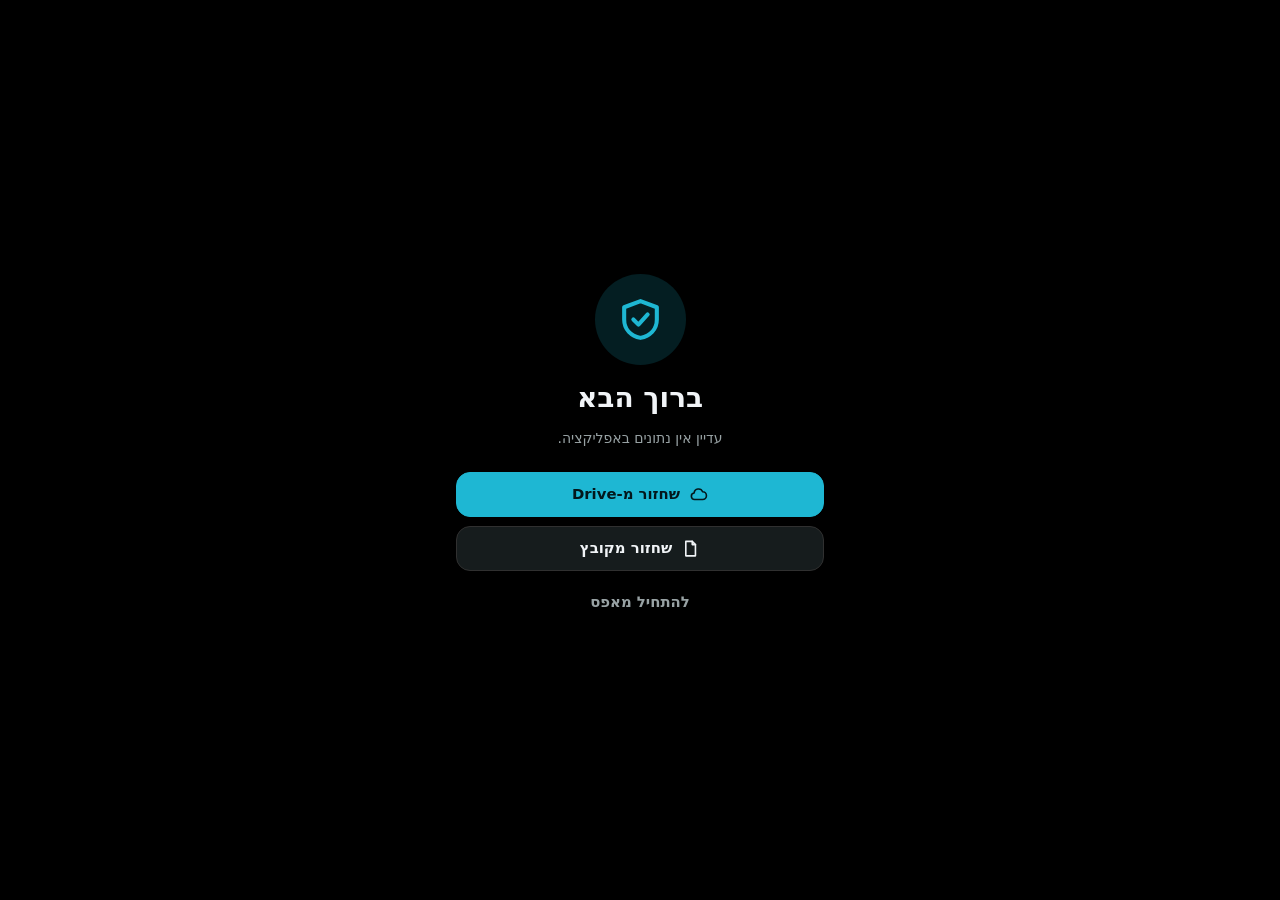
<file: index.html>
<!doctype html>
<html lang="he" dir="rtl">
  <head>
    <meta charset="utf-8" />
    <meta name="viewport" content="width=device-width, initial-scale=1, viewport-fit=cover" />
    <meta name="theme-color" content="#000000" />
    <meta name="color-scheme" content="dark" />
    <meta name="mobile-web-app-capable" content="yes" />
    <title>משמרות ושכר</title>
    <link rel="manifest" href="manifest.webmanifest" />
    <link rel="icon" href="icon-192.png" />
    <link rel="apple-touch-icon" href="icon-192.png" />
    <link rel="stylesheet" href="style.css" />
  </head>
  <body>
    <div id="app">
      <main id="view"></main>
      <nav id="nav" aria-label="ניווט"></nav>
    </div>
    <div id="sheets"></div>
    <noscript>צריך להפעיל JavaScript</noscript>
    <script>
      // If something breaks on the phone, show the error text on the screen (so it can be sent for a fix).
      (function () {
        function show(msg) {
          var box = document.getElementById('errbox');
          if (!box) {
            box = document.createElement('div');
            box.id = 'errbox';
            box.dir = 'ltr';
            box.style.cssText = 'position:fixed;left:8px;right:8px;top:8px;z-index:9999;background:#5a0f12;color:#fff;border:1px solid #ff5d5d;border-radius:12px;padding:10px 12px;font:13px/1.35 monospace;white-space:pre-wrap;max-height:40vh;overflow:auto';
            var b = document.createElement('button');
            b.textContent = 'x';
            b.style.cssText = 'float:right;margin-left:8px;font-size:16px';
            b.onclick = function () { box.remove(); };
            box.appendChild(b);
            document.body.appendChild(box);
          }
          box.appendChild(document.createTextNode(msg + '\n'));
        }
        window.addEventListener('error', function (e) {
          show('ERROR: ' + e.message + ' @' + String(e.filename || '').split('/').pop() + ':' + e.lineno);
        });
        window.addEventListener('unhandledrejection', function (e) {
          var r = e.reason;
          show('PROMISE: ' + (r && r.message ? r.message : r));
        });
      })();
    </script>
    <script type="module" src="app.js"></script>
  </body>
</html>
</file>
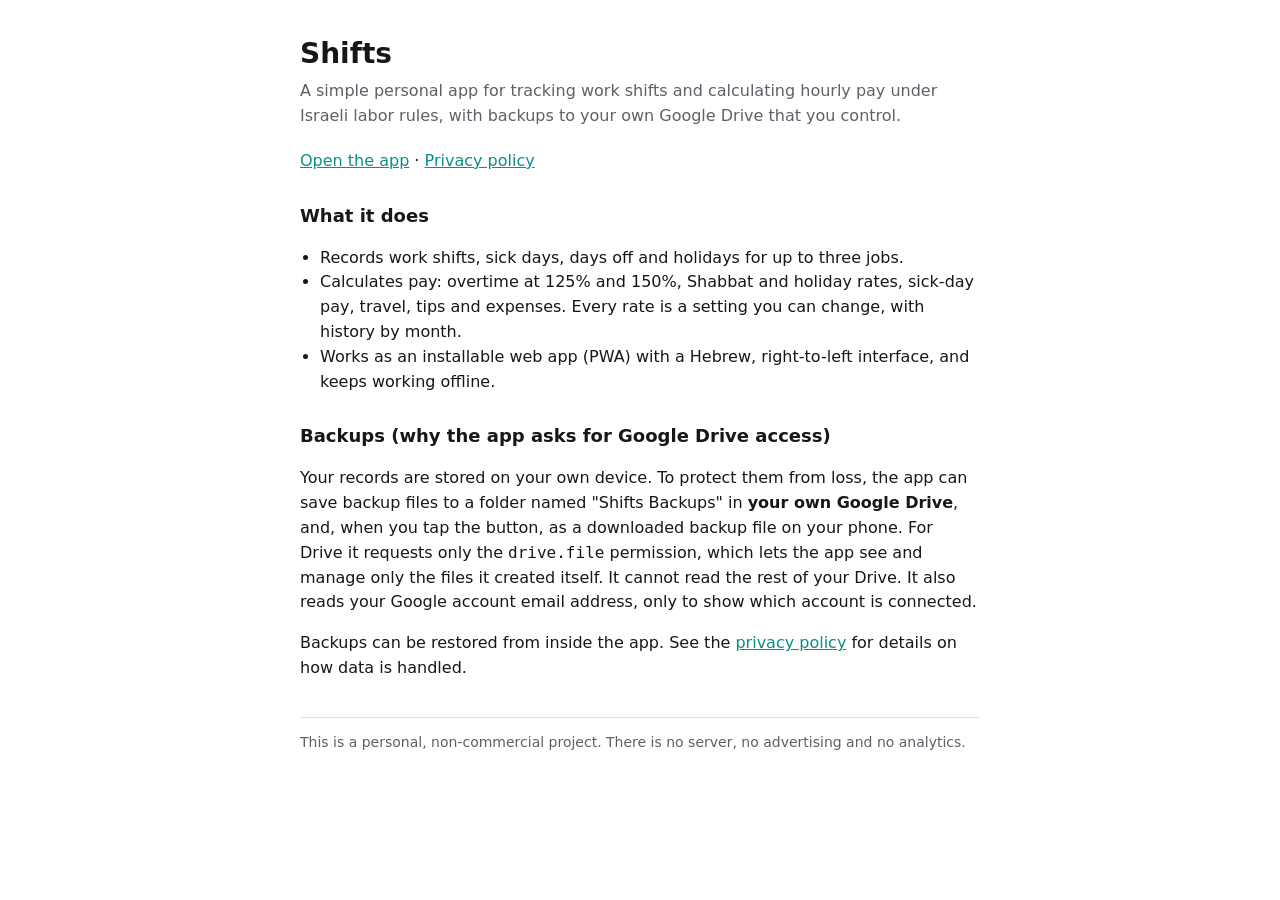
<file: about.html>
<!doctype html>
<html lang="en">
  <head>
    <meta charset="utf-8" />
    <meta name="viewport" content="width=device-width, initial-scale=1" />
    <meta name="color-scheme" content="dark light" />
    <title>Shifts: personal shift and pay tracker</title>
    <style>
      :root { --bg: #ffffff; --fg: #15171a; --muted: #5b6168; --accent: #0a8f86; --line: #dfe3e6; }
      @media (prefers-color-scheme: dark) { :root { --bg: #000000; --fg: #eceff1; --muted: #9aa3ab; --accent: #2fd4c6; --line: #2a2f34; } }
      body { margin: 0; background: var(--bg); color: var(--fg); font: 16px/1.55 system-ui, -apple-system, "Segoe UI", Roboto, sans-serif; }
      main { max-width: 680px; margin: 0 auto; padding: 32px 16px 56px; }
      h1 { font-size: 28px; margin: 0 0 4px; }
      h2 { font-size: 18px; margin: 28px 0 6px; }
      p, li { color: var(--fg); }
      .lead { color: var(--muted); margin: 0 0 20px; }
      a { color: var(--accent); }
      ul { padding-left: 20px; }
      footer { margin-top: 36px; padding-top: 14px; border-top: 1px solid var(--line); color: var(--muted); font-size: 14px; }
    </style>
  </head>
  <body>
    <main>
      <h1>Shifts</h1>
      <p class="lead">A simple personal app for tracking work shifts and calculating hourly pay under Israeli labor rules, with backups to your own Google Drive that you control.</p>

      <p><a href="./">Open the app</a> &middot; <a href="privacy.html">Privacy policy</a></p>

      <h2>What it does</h2>
      <ul>
        <li>Records work shifts, sick days, days off and holidays for up to three jobs.</li>
        <li>Calculates pay: overtime at 125% and 150%, Shabbat and holiday rates, sick-day pay, travel, tips and expenses. Every rate is a setting you can change, with history by month.</li>
        <li>Works as an installable web app (PWA) with a Hebrew, right-to-left interface, and keeps working offline.</li>
      </ul>

      <h2>Backups (why the app asks for Google Drive access)</h2>
      <p>
        Your records are stored on your own device. To protect them from loss, the app can save backup files to a folder named
        "Shifts Backups" in <strong>your own Google Drive</strong>, and, when you tap the button, as a downloaded backup file on your phone. For Drive it requests only the
        <code>drive.file</code> permission, which lets the app see and manage only the files it created itself. It cannot read the rest of your Drive.
        It also reads your Google account email address, only to show which account is connected.
      </p>
      <p>Backups can be restored from inside the app. See the <a href="privacy.html">privacy policy</a> for details on how data is handled.</p>

      <footer>This is a personal, non-commercial project. There is no server, no advertising and no analytics.</footer>
    </main>
  </body>
</html>
</file>
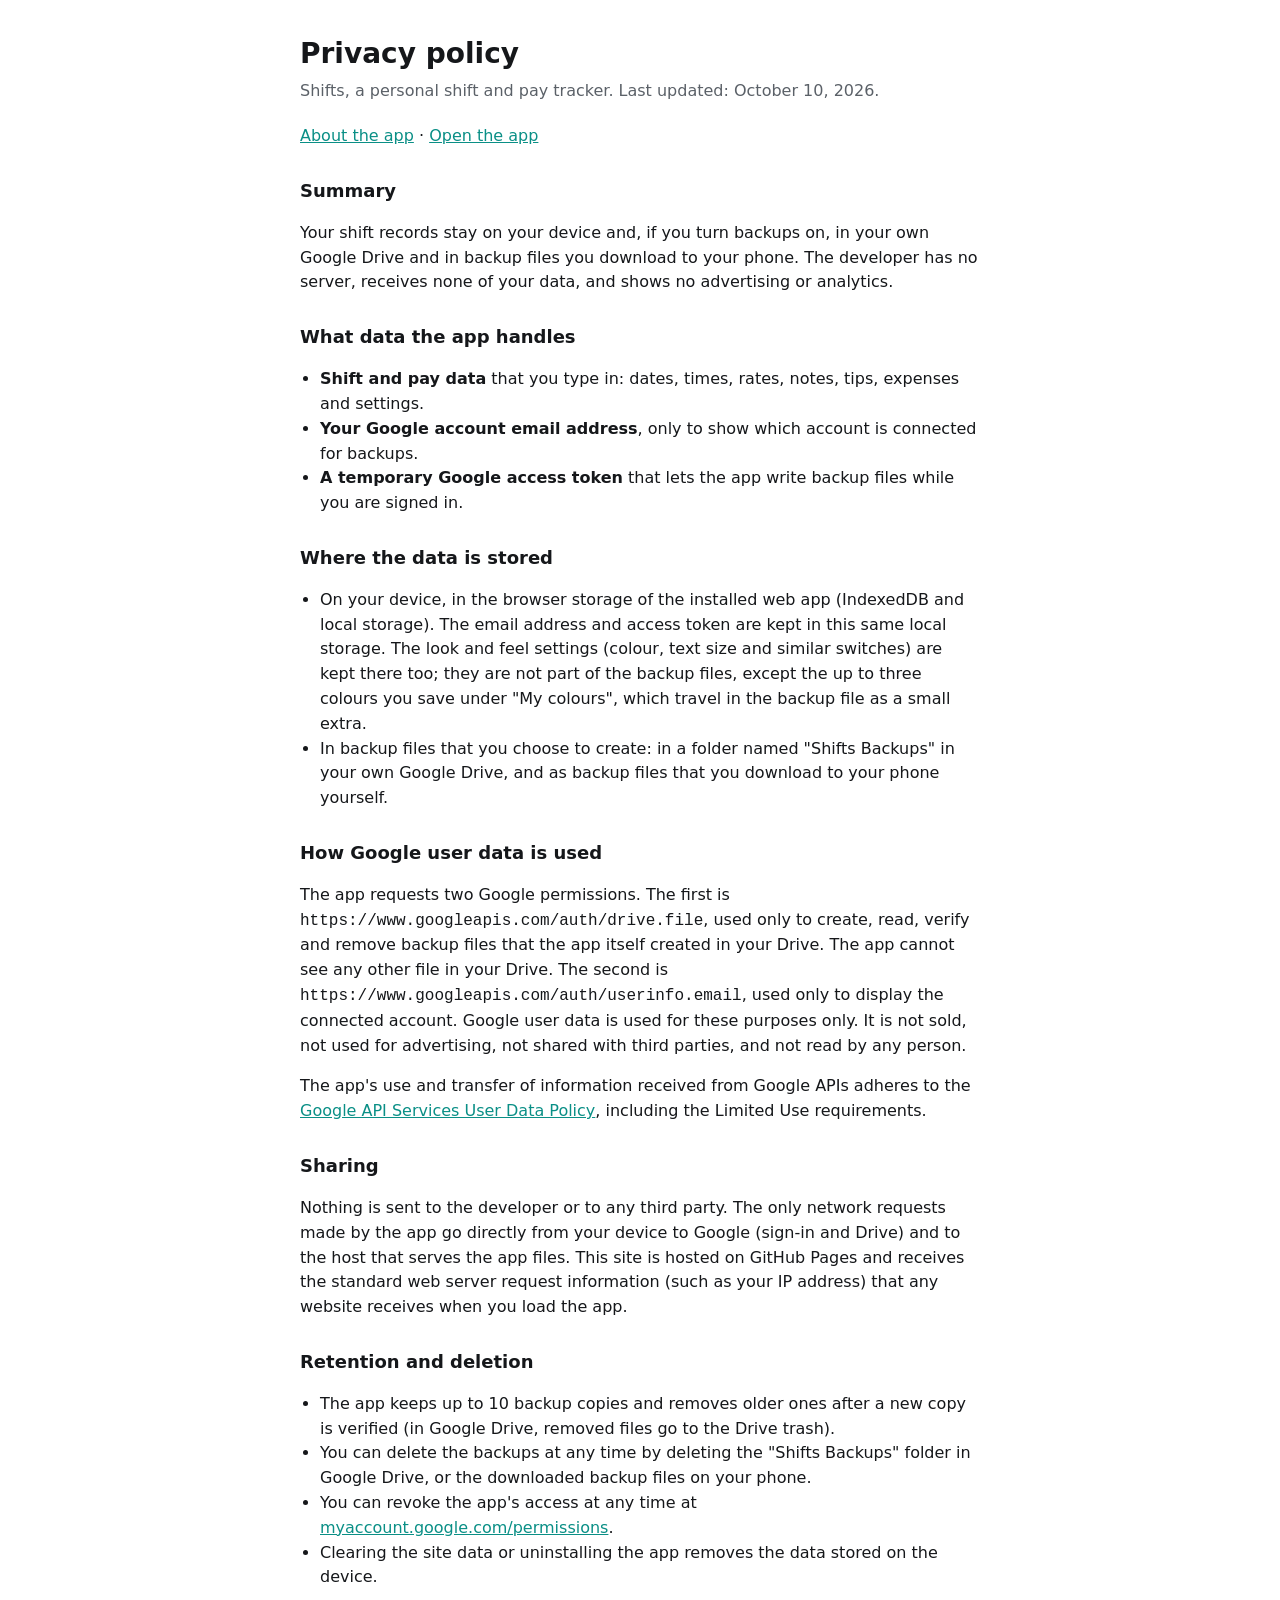
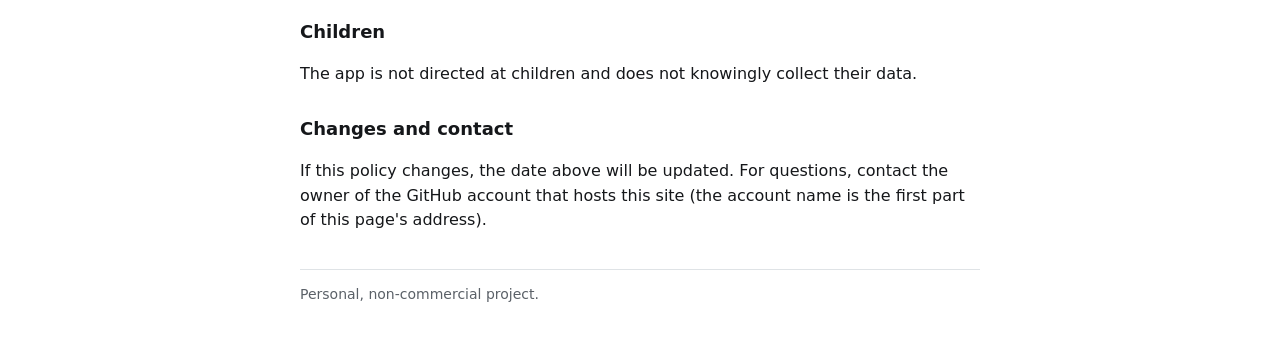
<file: privacy.html>
<!doctype html>
<html lang="en">
  <head>
    <meta charset="utf-8" />
    <meta name="viewport" content="width=device-width, initial-scale=1" />
    <meta name="color-scheme" content="dark light" />
    <title>Shifts: privacy policy</title>
    <style>
      :root { --bg: #ffffff; --fg: #15171a; --muted: #5b6168; --accent: #0a8f86; --line: #dfe3e6; }
      @media (prefers-color-scheme: dark) { :root { --bg: #000000; --fg: #eceff1; --muted: #9aa3ab; --accent: #2fd4c6; --line: #2a2f34; } }
      body { margin: 0; background: var(--bg); color: var(--fg); font: 16px/1.55 system-ui, -apple-system, "Segoe UI", Roboto, sans-serif; }
      main { max-width: 680px; margin: 0 auto; padding: 32px 16px 56px; }
      h1 { font-size: 28px; margin: 0 0 4px; }
      h2 { font-size: 18px; margin: 28px 0 6px; }
      .lead { color: var(--muted); margin: 0 0 20px; }
      a { color: var(--accent); }
      ul { padding-left: 20px; }
      footer { margin-top: 36px; padding-top: 14px; border-top: 1px solid var(--line); color: var(--muted); font-size: 14px; }
    </style>
  </head>
  <body>
    <main>
      <h1>Privacy policy</h1>
      <p class="lead">Shifts, a personal shift and pay tracker. Last updated: October 10, 2026.</p>
      <p><a href="about.html">About the app</a> &middot; <a href="./">Open the app</a></p>

      <h2>Summary</h2>
      <p>
        Your shift records stay on your device and, if you turn backups on, in your own Google Drive and in backup files you download to your phone.
        The developer has no server, receives none of your data, and shows no advertising or analytics.
      </p>

      <h2>What data the app handles</h2>
      <ul>
        <li><strong>Shift and pay data</strong> that you type in: dates, times, rates, notes, tips, expenses and settings.</li>
        <li><strong>Your Google account email address</strong>, only to show which account is connected for backups.</li>
        <li><strong>A temporary Google access token</strong> that lets the app write backup files while you are signed in.</li>
      </ul>

      <h2>Where the data is stored</h2>
      <ul>
        <li>On your device, in the browser storage of the installed web app (IndexedDB and local storage). The email address and access token are kept in this same local storage. The look and feel settings (colour, text size and similar switches) are kept there too; they are not part of the backup files, except the up to three colours you save under &quot;My colours&quot;, which travel in the backup file as a small extra.</li>
        <li>In backup files that you choose to create: in a folder named "Shifts Backups" in your own Google Drive, and as backup files that you download to your phone yourself.</li>
      </ul>

      <h2>How Google user data is used</h2>
      <p>
        The app requests two Google permissions. The first is <code>https://www.googleapis.com/auth/drive.file</code>, used only to create, read,
        verify and remove backup files that the app itself created in your Drive. The app cannot see any other file in your Drive. The second is
        <code>https://www.googleapis.com/auth/userinfo.email</code>, used only to display the connected account. Google user data is used for these
        purposes only. It is not sold, not used for advertising, not shared with third parties, and not read by any person.
      </p>
      <p>
        The app's use and transfer of information received from Google APIs adheres to the
        <a href="https://developers.google.com/terms/api-services-user-data-policy">Google API Services User Data Policy</a>,
        including the Limited Use requirements.
      </p>

      <h2>Sharing</h2>
      <p>
        Nothing is sent to the developer or to any third party. The only network requests made by the app go directly from your device to Google
        (sign-in and Drive) and to the host that serves the app files. This site is hosted on GitHub Pages and receives the standard web server
        request information (such as your IP address) that any website receives when you load the app.
      </p>

      <h2>Retention and deletion</h2>
      <ul>
        <li>The app keeps up to 10 backup copies and removes older ones after a new copy is verified (in Google Drive, removed files go to the Drive trash).</li>
        <li>You can delete the backups at any time by deleting the "Shifts Backups" folder in Google Drive, or the downloaded backup files on your phone.</li>
        <li>You can revoke the app's access at any time at <a href="https://myaccount.google.com/permissions">myaccount.google.com/permissions</a>.</li>
        <li>Clearing the site data or uninstalling the app removes the data stored on the device.</li>
      </ul>

      <h2>Children</h2>
      <p>The app is not directed at children and does not knowingly collect their data.</p>

      <h2>Changes and contact</h2>
      <p>
        If this policy changes, the date above will be updated. For questions, contact the owner of the GitHub account that hosts this site
        (the account name is the first part of this page's address).
      </p>

      <footer>Personal, non-commercial project.</footer>
    </main>
  </body>
</html>
</file>
<file: style.css>
/* style.css: black (AMOLED) background, dark cards tinted with the color of the chosen theme (or pure black when the
   tint is switched off), thin neutral gray outlines and separators, one accent color. Hebrew, right to left. */

/* The colors below are the default theme (turquoise on black). themes.js sets all of them again when the
   page starts, from the theme the user chose in the settings: the accent, the dark surfaces tinted with its
   hue, the muted text. The status colors (ok / warn / bad) do not depend on the theme. */
:root {
  --accent: #1eb7d3;
  --accent-rgb: 30, 183, 211; /* the same color as numbers, for the see-through tints */
  --accent-ink: #03171b; /* dark text on the accent color */
  --knob: #ffffff; /* the knob of a switch that is on (white; dark only in the white theme) */
  --bg: #000000;
  --nav: #0d1111;
  --sheet: #0b0e0f;
  --row-a: #080b0c; /* the rows of the shift list, two shades in turn */
  --row-b: #0d1112;
  --card: #0f1414;
  --card2: #161c1d;
  --input: #060909;
  --line: #303030; /* thin neutral gray: the outlines of the cards and the separators */
  --strip: #0b0e0f;
  --muted: #98a2a4;
  --text: #f1f4f7;
  --ok: #3ddc84;
  --bad: #ff5d5d;
  --warn: #f4b73f;
  --radius: 1.125rem;
  --maxw: 42.5rem;
}

* {
  box-sizing: border-box;
  -webkit-tap-highlight-color: transparent;
}
/* THE SIZE KNOB: every length below is in rem, so this one number scales the whole interface
   (16px = the old size). The wheel of the time picker is the only thing in px (it is scrolled by code). */
html {
  font-size: 14px;
}
/* the five steps of the text size in the settings (the middle one, 14px, is the usual size) */
html[data-size='0'] {
  font-size: 12px;
}
html[data-size='1'] {
  font-size: 13px;
}
html[data-size='3'] {
  font-size: 15px;
}
html[data-size='4'] {
  font-size: 16px;
}
html,
body {
  margin: 0;
  height: 100%;
  background: var(--bg);
  color: var(--text);
  -webkit-text-size-adjust: 100%;
  overscroll-behavior: none;
}
body {
  font: 1rem/1.4 system-ui, -apple-system, 'Segoe UI', Roboto, 'Noto Sans Hebrew', 'Arimo', Arial, sans-serif;
}
button,
input,
textarea,
select {
  font: inherit;
  color: inherit;
}
button {
  cursor: pointer;
  border: 0;
  background: none;
  padding: 0;
}
button:disabled {
  opacity: 0.45;
  cursor: default;
}
h1,
h2,
p {
  margin: 0;
}
[hidden] {
  display: none !important;
}
.muted {
  color: var(--muted);
}
.warn-text {
  color: var(--warn);
}
.err-text {
  color: var(--bad);
  min-height: 1.2em;
  font-size: 0.9375rem;
}
.spacer-bottom {
  height: 1.5rem;
}

/* ---------- layout ---------- */
#app {
  display: flex;
  flex-direction: column;
  height: 100dvh;
  max-width: var(--maxw);
  margin: 0 auto;
  background: var(--bg);
  transform-origin: 50% 0;
  transition: transform 0.45s cubic-bezier(0.32, 0.72, 0, 1), border-radius 0.45s;
}
#app.behind {
  transform: scale(0.95); /* a big window is open: the screen behind it steps back a little */
  border-radius: 1rem;
  overflow: hidden;
}
#view {
  flex: 1;
  min-height: 0;
  display: flex;
  flex-direction: column;
}
.scroll {
  flex: 1;
  min-height: 0;
  overflow-y: auto;
  overscroll-behavior: contain;
}
.screen-head {
  padding: calc(env(safe-area-inset-top) + 0.5rem) 0.9rem 0.4rem;
  flex: none;
}
/* iPhone, the app opened from the home screen: iOS 26 softens the top edge of the screen, so the header sits 0.5 cm (30 px)
   lower there. Only WebKit on iOS knows -webkit-touch-callout, so Android and Chrome are not touched. */
@media (display-mode: standalone) {
  @supports (-webkit-touch-callout: none) {
    .screen-head {
      padding-top: calc(env(safe-area-inset-top) + 0.5rem + 30px);
    }
  }
}
.screen-title {
  font-size: 1.75rem;
  font-weight: 800;
}
.stack {
  display: flex;
  flex-direction: column;
  gap: 0.875rem;
  padding: 0.5rem 1rem 0;
}

/* ---------- bottom navigation ---------- */
#nav {
  flex: none;
  display: flex;
  background: var(--nav);
  border-top: 1px solid var(--line);
  padding-bottom: env(safe-area-inset-bottom);
}
.nav-item {
  flex: 1;
  display: flex;
  flex-direction: column;
  align-items: center;
  gap: 0.125rem;
  padding: 0.4rem 0 0.3rem;
  color: var(--muted);
  font-size: 0.75rem;
  font-weight: 600;
}
.nav-item.on {
  color: var(--accent);
}
.nav-ic {
  position: relative;
  display: inline-flex;
}
.nav-dot {
  position: absolute;
  top: -0.125rem;
  inset-inline-end: -0.25rem;
  width: 0.6875rem;
  height: 0.6875rem;
  border-radius: 50%;
  border: 0.125rem solid var(--nav);
}
.nav-dot.bad {
  background: var(--bad);
}
.nav-dot.warn {
  background: var(--warn);
}

/* ---------- shifts screen ---------- */
.topbar {
  display: flex;
  align-items: center;
  justify-content: space-between;
  gap: 0.5rem;
}
.round-btn,
.chip,
.text-btn {
  position: relative;
}
.round-btn::after,
.chip::after,
.text-btn::after {
  content: '';
  position: absolute;
  inset: -0.45rem -0.3rem; /* the finger area is larger than what is drawn */
}
.round-btn {
  width: 2.4rem;
  height: 2.4rem;
  border-radius: 50%;
  background: rgba(var(--accent-rgb), 0.16);
  color: var(--accent);
  display: inline-flex;
  align-items: center;
  justify-content: center;
}
.chip {
  display: inline-flex;
  align-items: center;
  gap: 0.375rem;
  background: var(--card2);
  border: 1px solid var(--line);
  border-radius: 62.4375rem;
  padding: 0.4rem 0.85rem;
  font-weight: 700;
  max-width: 55%;
  font-size: 0.95rem;
}
.chip span {
  overflow: hidden;
  text-overflow: ellipsis;
  white-space: nowrap;
}
.text-btn {
  color: var(--accent);
  font-weight: 700;
  padding: 0.5rem 0.3rem;
  min-width: 3.5rem;
  font-size: 0.95rem;
}
.monthnav {
  display: flex;
  align-items: center;
  justify-content: space-between;
  margin: 0.375rem 0 0.25rem;
}
.monthnav.small {
  margin: 0;
}
.nav-btn {
  width: 2.8rem;
  height: 2.8rem;
  display: inline-flex;
  align-items: center;
  justify-content: center;
  color: var(--accent);
}
.month-title {
  font-size: 1.3rem;
  font-weight: 800;
  color: var(--accent);
}
.month-title.small {
  font-size: 1.1rem;
}

.strip {
  display: flex;
  align-items: center;
  justify-content: space-between;
  gap: 0.5rem;
  width: 100%;
  margin-top: 0.25rem;
  background: var(--strip);
  border: 1px solid var(--line);
  border-radius: 0.875rem;
  padding: 0.4rem 0.65rem;
  text-align: start;
}
.strip-rows {
  display: flex;
  flex-direction: column;
  gap: 0.1875rem;
  min-width: 0;
  flex: 1;
}
.strip-row {
  display: flex;
  align-items: center;
  flex-wrap: wrap;
  gap: 0.25rem 0.5rem;
  font-size: 0.8rem;
}
.strip-label {
  font-weight: 700;
}
.strip-text {
  color: var(--text);
}
.strip-row.off .strip-text,
.strip-row.off .strip-label {
  color: var(--muted);
}
.strip-row.bad .strip-text {
  color: var(--bad);
}
.strip-row.warn .strip-text {
  color: var(--text);
}
.strip-sub {
  font-size: 0.75rem;
  color: var(--warn);
}
.strip-sub.muted {
  color: var(--muted);
}
.strip-row.bad .strip-sub {
  color: var(--bad);
}
.strip-row .strip-sub.muted {
  color: var(--muted);
}
.strip-arrow {
  color: var(--muted);
  flex: none;
}
.dot {
  width: 0.625rem;
  height: 0.625rem;
  border-radius: 50%;
  flex: none;
  background: #4a5058;
}
.dot.ok {
  background: var(--ok); /* always green, whatever the theme */
}
.dot.warn {
  background: var(--warn);
}
.dot.bad {
  background: var(--bad);
}

.list {
  display: flex;
  flex-direction: column;
  margin-top: 0.375rem;
  border-top: 1px solid var(--line);
}
.row {
  position: relative;
  display: flex;
  align-items: center;
  gap: 0.75rem;
  padding: 0.7rem 0.875rem;
  background: var(--row-a);
  border-bottom: 1px solid var(--line);
  min-height: 5.4rem;
  transition: padding-inline-start 0.25s cubic-bezier(0.32, 0.72, 0, 1);
}
.scroll.editing .row {
  padding-inline-start: 3.9rem; /* room for the red circle at the start (right) edge */
}
.row:nth-child(odd) {
  background: var(--row-b);
}
.row.dim {
  opacity: 0.55;
}
.date-wrap {
  display: flex;
  flex-direction: column;
  align-items: center;
  gap: 0.125rem;
  flex: none;
  width: 3.5rem;
}
.date-circle {
  width: 3.1rem;
  height: 3.1rem;
  border-radius: 50%;
  border: 0.125rem solid var(--accent);
  color: var(--accent);
  display: flex;
  align-items: center;
  justify-content: center;
  font-size: 0.95rem;
  font-weight: 600;
}
.row.day .date-circle {
  border-style: dashed;
}
.date-wd {
  font-size: 0.75rem;
  color: var(--accent);
  white-space: nowrap;
}
.row-body {
  flex: 1;
  min-width: 0;
}
.row-main {
  display: flex;
  flex-wrap: wrap;
  gap: 0.125rem 1rem;
  font-size: 1.1rem;
  font-weight: 500;
}
.row-main small {
  font-size: 0.75rem;
  align-self: center;
}
.row-sub {
  display: flex;
  flex-wrap: wrap;
  align-items: center;
  gap: 0.2rem 0.75rem;
  margin-top: 0.125rem;
  font-size: 0.8125rem;
  color: var(--muted);
}
.tag {
  background: rgba(var(--accent-rgb), 0.14);
  color: var(--accent);
  border-radius: 0.5rem;
  padding: 1px 0.4rem;
  font-size: 0.7rem;
}
/* the red delete circle: in every row, shown only in the edit mode, where it slides in from the right edge */
.minus {
  position: absolute;
  inset-inline-start: 0.875rem;
  top: 50%;
  width: 2.25rem;
  height: 2.25rem;
  border-radius: 50%;
  background: #ff4d4d;
  color: #fff;
  display: inline-flex;
  align-items: center;
  justify-content: center;
  opacity: 0;
  visibility: hidden;
  transform: translate(1.25rem, -50%);
  transition: opacity 0.25s ease-out, transform 0.25s cubic-bezier(0.32, 0.72, 0, 1), visibility 0s 0.25s;
}
.scroll.editing .minus {
  opacity: 1;
  visibility: visible;
  transform: translate(0, -50%);
  transition-delay: 0s;
}
.money {
  white-space: nowrap;
}
.empty {
  display: flex;
  flex-direction: column;
  align-items: center;
  gap: 0.5rem;
  padding: 3.5rem 1.5rem;
  color: var(--muted);
  text-align: center;
}
.empty-title {
  font-size: 1.1875rem;
  color: var(--text);
}
.banner {
  display: flex;
  align-items: center;
  gap: 0.625rem;
  margin: 0.5rem 1rem 0;
  padding: 0.75rem 0.875rem;
  border-radius: 0.875rem;
  background: #2a1214;
  border: 1px solid var(--bad);
  color: #ffd7d7;
}
.banner span {
  flex: 1;
}

.totals-bar {
  flex: none;
  display: flex;
  align-items: center;
  justify-content: space-between;
  margin: 0.3rem 0.65rem 0.5rem;
  padding: 0.65rem 1.1rem;
  border-radius: 1.1rem;
  background: var(--accent);
  color: var(--accent-ink);
  font-size: 1.1rem;
  font-weight: 800;
  width: calc(100% - 1.3rem);
}

/* ---------- cards, forms ---------- */
.card {
  background: var(--card);
  border: 1px solid var(--line);
  border-radius: var(--radius);
  padding: 0.875rem 1rem;
  display: flex;
  flex-direction: column;
  gap: 0.625rem;
}
.card-title {
  display: flex;
  align-items: center;
  gap: 0.5rem;
  font-weight: 800;
  font-size: 1.125rem;
}
.card.totals {
  gap: 0;
  padding: 0.375rem 1rem;
}
.tline {
  display: flex;
  align-items: center;
  justify-content: space-between;
  gap: 0.75rem;
  padding: 0.6875rem 0;
  border-bottom: 1px solid var(--line);
}
.tline:last-child {
  border-bottom: 0;
}
.tline b {
  font-weight: 700;
}
.tline.total {
  font-size: 1.375rem;
  font-weight: 800;
  color: var(--accent);
}
.tline.total b {
  color: var(--accent);
}
.warn-card {
  border-color: var(--warn);
  background: #1d1608;
}
.kv {
  display: flex;
  align-items: center;
  justify-content: space-between;
  gap: 0.625rem;
  flex-wrap: wrap;
}
.hint {
  font-size: 0.875rem;
  color: var(--muted);
  line-height: 1.45;
}
.divider {
  height: 1px;
  background: var(--line);
  margin: 0.25rem 0;
}
.version {
  text-align: center;
  color: #4d555f;
  font-size: 0.8125rem;
  padding: 0.25rem 0;
}
.field {
  display: flex;
  flex-direction: column;
  gap: 0.375rem;
}
.field-label {
  font-size: 0.9375rem;
  color: var(--muted);
  font-weight: 600;
}
.input {
  width: 100%;
  min-height: 3.25rem;
  background: var(--input);
  border: 1px solid var(--line);
  border-radius: 0.875rem;
  padding: 0.625rem 0.875rem;
  font-size: 1.125rem;
  color: var(--text);
  outline: none;
}
.input:focus {
  border-color: var(--accent);
}
.input.bad {
  border-color: var(--bad);
}
.input[dir='ltr'] {
  text-align: end;
}
.input.center {
  text-align: center;
}
.input.note {
  min-height: 5.625rem;
  resize: vertical;
}
.two {
  display: grid;
  grid-template-columns: 1fr 1fr;
  gap: 0.75rem;
}
.switch-row {
  display: flex;
  align-items: center;
  justify-content: space-between;
  gap: 0.75rem;
  min-height: 3rem;
  font-size: 1.125rem;
}
.switch {
  appearance: none;
  -webkit-appearance: none;
  position: relative;
  width: 3.375rem;
  height: 2rem;
  border-radius: 1rem;
  background: #2b3037;
  box-shadow: inset 0 0 0 0.0625rem rgba(255, 255, 255, 0.16); /* the edge of a switch that is off */
  flex: none;
  transition: background 0.15s;
  margin: 0;
}
.switch::after {
  content: '';
  position: absolute;
  top: 0.1875rem;
  inset-inline-start: 0.1875rem;
  width: 1.625rem;
  height: 1.625rem;
  border-radius: 50%;
  background: #fff;
  box-shadow: 0 0 0 0.0625rem rgba(0, 0, 0, 0.3), 0 0.0625rem 0.1875rem rgba(0, 0, 0, 0.5); /* keeps a white knob readable on the light accents */
  transition: inset-inline-start 0.15s;
}
.switch:checked {
  background: var(--accent);
  box-shadow: none;
}
.switch:checked::after {
  inset-inline-start: 1.5625rem;
  background: var(--knob);
}

.seg {
  display: flex;
  gap: 0.25rem;
  background: var(--input);
  border: 1px solid var(--line);
  border-radius: 0.875rem;
  padding: 0.25rem;
}
.seg-btn {
  flex: 1;
  min-height: 2.625rem;
  padding: 0.375rem 0.25rem;
  border-radius: 0.625rem;
  font-weight: 700;
  font-size: 1rem;
  color: var(--text);
}
.seg-btn.on {
  background: var(--accent);
  color: var(--accent-ink);
}

/* ---------- buttons ---------- */
.btn {
  min-height: 3.25rem;
  padding: 0 1.125rem;
  border-radius: 1rem;
  border: 1px solid var(--line);
  background: var(--card2);
  font-weight: 700;
  font-size: 1.0625rem;
  display: inline-flex;
  align-items: center;
  justify-content: center;
  gap: 0.625rem;
}
.btn.primary {
  background: var(--accent);
  border-color: var(--accent);
  color: var(--accent-ink);
}
.btn.danger {
  background: var(--bad);
  border-color: var(--bad);
  color: #1a0000;
}
/* the red theme: the accent is nearly the error red, so the delete button must not look like a normal one */
html[data-theme='red'] .btn.danger {
  background: #4a0c17;
  border-color: var(--bad);
  color: #ffd9de;
}
.btn.ghost {
  background: transparent;
  border-color: transparent;
  color: var(--muted);
}
.btn.big {
  min-height: 4rem;
  font-size: 1.3125rem;
  border-radius: 1.25rem;
  width: 100%;
}
.btn.small {
  min-height: 2.375rem;
  font-size: 0.9375rem;
  padding: 0 0.875rem;
  border-radius: 0.75rem;
}
.btn.wide {
  width: 100%;
}
.btn-col {
  display: flex;
  flex-direction: column;
  gap: 0.625rem;
}
.btn-row {
  display: flex;
  flex-wrap: wrap;
  gap: 0.625rem;
}
.link-btn {
  color: var(--accent);
  font-weight: 700;
  font-size: 1.125rem;
  padding: 0.625rem 0.5rem;
  min-width: 4rem;
}
.icon-btn {
  width: 2.75rem;
  height: 2.75rem;
  display: inline-flex;
  align-items: center;
  justify-content: center;
  color: var(--muted);
  border-radius: 50%;
}

/* ---------- backup tab ---------- */
.target {
  gap: 0.375rem;
}
.target-head {
  display: flex;
  align-items: center;
  gap: 0.5rem;
  font-size: 1.125rem;
}
.target-date {
  font-size: 1.625rem;
  font-weight: 800;
  text-align: end;
  unicode-bidi: plaintext;
}
.target.bad {
  border-color: #6b2326;
}
.target.warn {
  border-color: #6b5320;
}
.status-line {
  display: flex;
  align-items: center;
  flex-wrap: wrap;
  gap: 0.375rem;
  font-size: 0.9375rem;
}
.status-line.ok {
  color: var(--ok);
}
.status-line.warn {
  color: var(--warn);
}
.status-line.bad {
  color: var(--bad);
}
.status-sub {
  flex-basis: 100%;
  color: var(--muted);
}
.file-line {
  font-size: 0.8125rem;
  color: var(--muted);
  overflow-wrap: anywhere;
}
.res {
  display: flex;
  align-items: center;
  gap: 0.5rem;
  font-size: 1.0625rem;
}
.res.ok {
  color: var(--ok);
}
.res.bad {
  color: var(--bad);
}
.res.off {
  color: var(--muted);
}
.pick-row {
  display: flex;
  align-items: center;
  justify-content: space-between;
  gap: 0.625rem;
  width: 100%;
  min-height: 3.5rem;
  padding: 0.5rem 0.25rem;
  border-bottom: 1px solid var(--line);
  font-size: 1.125rem;
  text-align: start;
}
.pick-row:last-child {
  border-bottom: 0;
}
.pick-row.on {
  color: var(--accent);
  font-weight: 700;
}
.pick-main {
  display: flex;
  flex-direction: column;
  align-items: flex-start;
  gap: 0.125rem;
}
.restore-info {
  display: flex;
  flex-direction: column;
  gap: 0.5rem;
  margin: 0.25rem 0;
}
.spin {
  animation: spin 1s linear infinite;
}
@keyframes spin {
  to {
    transform: rotate(360deg);
  }
}

/* ---------- work tab ---------- */
.work-head {
  display: flex;
  align-items: center;
  justify-content: space-between;
  padding-bottom: 0.75rem;
  background: radial-gradient(130% 90% at 100% 0%, rgba(var(--accent-rgb), 0.2), transparent 60%);
}
.job-title {
  display: inline-flex;
  align-items: center;
  gap: 0.375rem;
  font-size: 1.75rem;
  font-weight: 800;
  max-width: 75%;
  text-align: start;
}
.job-title span {
  overflow: hidden;
  text-overflow: ellipsis;
  white-space: nowrap;
}
.tiles {
  display: grid;
  grid-template-columns: 1fr 1fr;
  gap: 0.875rem;
  padding: 0.5rem 1rem 0;
}
.tile {
  background: var(--card);
  border: 1px solid var(--line);
  border-radius: 1.375rem;
  min-height: 10.5rem;
  padding: 1rem 0.625rem 0.875rem;
  display: flex;
  flex-direction: column;
  align-items: center;
  justify-content: center;
  gap: 0.5rem;
  text-align: center;
}
.tile.disabled {
  opacity: 0.45;
}
.tile-icon {
  width: 4rem;
  height: 4rem;
  border-radius: 50%;
  background: var(--card2);
  border: 1px solid var(--line);
  color: var(--accent);
  display: inline-flex;
  align-items: center;
  justify-content: center;
}
.tile-title {
  font-size: 1.1875rem;
  font-weight: 800;
}
.tile-sub {
  font-size: 0.875rem;
  color: var(--muted);
}
.hist-row {
  display: flex;
  align-items: center;
  justify-content: space-between;
  gap: 0.5rem;
  padding: 0.5rem 0;
  border-bottom: 1px solid var(--line);
}
.hist-row:last-child {
  border-bottom: 0;
}
.hist-row.now .hist-main b {
  color: var(--accent);
}
.hist-main {
  display: flex;
  flex-direction: column;
  gap: 1px;
}

/* ---------- first run ---------- */
.firstrun {
  flex: 1;
  display: flex;
  flex-direction: column;
  justify-content: center;
  align-items: center;
  gap: 0.875rem;
  padding: 2rem 1.5rem;
  text-align: center;
}
.firstrun .btn-col {
  width: 100%;
  max-width: 26.25rem;
  margin-top: 0.75rem;
}
.fr-icon {
  width: 6.5rem;
  height: 6.5rem;
  border-radius: 50%;
  background: rgba(var(--accent-rgb), 0.16);
  color: var(--accent);
  display: flex;
  align-items: center;
  justify-content: center;
}
.fr-icon.bad {
  background: #2b0e10;
  color: var(--bad);
}

/* ---------- sheets ---------- */
#sheets {
  position: relative;
  z-index: 50;
}
.overlay {
  position: fixed;
  inset: 0;
  background: rgba(0, 0, 0, 0.66);
  display: flex;
  align-items: flex-end;
  justify-content: center;
  z-index: 50;
}
.overlay.closing {
  pointer-events: none; /* the window is leaving: no more taps (the movement itself is made in dom.js) */
}
.sheet {
  width: 100%;
  max-width: var(--maxw);
  max-height: 94dvh;
  background: var(--sheet);
  border: 1px solid var(--line);
  border-bottom: 0;
  border-radius: 1.5rem 1.5rem 0 0;
  display: flex;
  flex-direction: column;
  padding-bottom: env(safe-area-inset-bottom);
  overflow: hidden;
}
.sheet.full {
  height: calc(100dvh - 0.625rem);
  max-height: none;
}
.sheet.small {
  max-height: 80dvh;
  overflow-y: auto; /* a phone held sideways: the buttons stay reachable */
  overscroll-behavior: contain;
}
.sheet-col {
  display: flex;
  flex-direction: column;
  flex: 1;
  min-height: 0;
}
.sheet-head {
  flex: none;
  display: flex;
  align-items: center;
  justify-content: space-between;
  gap: 0.5rem;
  padding: 0.75rem 0.625rem 0.5rem;
}
.head-mid {
  text-align: center;
  flex: 1;
  min-width: 0;
}
.sheet-title {
  font-size: 1.25rem;
  font-weight: 800;
}
.head-sub {
  font-size: 0.8125rem;
  color: var(--muted);
  overflow: hidden;
  text-overflow: ellipsis;
  white-space: nowrap;
}
.sheet-scroll {
  flex: 1;
  min-height: 0;
  overflow-y: auto;
  padding: 0.5rem 1rem 1.25rem;
  display: flex;
  flex-direction: column;
  gap: 0.875rem;
  overscroll-behavior: contain;
}
/* a short screen (phone on its side): the blocks scroll, they are not squeezed into each other */
.sheet-scroll > * {
  flex-shrink: 0;
}
.tabs {
  margin: 0.25rem 0.875rem 0.375rem;
  flex: none;
}
.confirm {
  padding: 1.5rem 1.25rem 1.25rem;
  display: flex;
  flex-direction: column;
  gap: 0.75rem;
  text-align: center;
}
.confirm h2 {
  font-size: 1.3125rem;
}
.confirm .field-label {
  text-align: start;
}
.dt-row {
  display: flex;
  align-items: center;
  justify-content: space-between;
  gap: 0.625rem;
  background: var(--card);
  border: 1px solid var(--line);
  border-radius: 1.125rem;
  padding: 0.875rem 1rem;
  min-height: 5.25rem;
}
/* entry and exit are told apart by two shades of the theme (they used to be two blues) */
.dt-row.start {
  background: var(--row-b);
}
.dt-row.end {
  background: var(--card2);
}
.dt-label {
  display: flex;
  flex-direction: column;
  align-items: center;
  gap: 0.25rem;
  color: var(--accent);
  font-weight: 700;
  min-width: 4rem;
  font-size: 1rem;
}
.dt-input {
  flex: 1;
  min-width: 0;
  background: transparent;
  border: 0;
  outline: none;
  color: var(--accent);
  font-size: 1.3125rem;
  font-weight: 600;
  text-align: start;
  direction: ltr;
  min-height: 3rem;
}
.block {
  display: flex;
  flex-direction: column;
  gap: 0.625rem;
  background: var(--card);
  border: 1px solid var(--line);
  border-radius: 1.125rem;
  padding: 0.875rem 1rem;
}
.block-title {
  display: flex;
  align-items: center;
  gap: 0.5rem;
  color: var(--accent);
  font-weight: 800;
}
.preview-bar {
  flex: none;
  display: flex;
  align-items: center;
  justify-content: space-between;
  gap: 0.75rem;
  padding: 0.875rem 1.375rem;
  border-top: 1px solid var(--line);
  background: var(--nav);
  font-size: 1.25rem;
  font-weight: 700;
  color: var(--accent);
}

/* ---------- toast ---------- */
.toast {
  position: fixed;
  inset-inline: 1rem;
  bottom: calc(env(safe-area-inset-bottom) + 9.375rem);
  margin: 0 auto;
  max-width: 30rem;
  z-index: 100;
  display: flex;
  align-items: center;
  justify-content: space-between;
  gap: 0.75rem;
  background: #222830;
  border: 1px solid #333b45;
  border-radius: 1rem;
  padding: 0.75rem 1rem;
  font-weight: 600;
  opacity: 0;
  transform: translateY(0.75rem);
  pointer-events: none;
  transition: opacity 0.18s, transform 0.18s;
}
.toast.show {
  opacity: 1;
  transform: none;
  pointer-events: auto;
}
.toast.err {
  background: #301316;
  border-color: var(--bad);
}
.toast.warn {
  background: #2a2008;
  border-color: var(--warn);
}
.toast-act {
  color: var(--accent);
  font-weight: 800;
  padding: 0.375rem 0.25rem;
  white-space: nowrap;
}

@keyframes fade {
  from {
    opacity: 0;
  }
}
@keyframes up {
  from {
    transform: translateY(2.5rem);
    opacity: 0.4;
  }
}
@media (prefers-reduced-motion: reduce) {
  * {
    animation: none !important;
    transition: none !important;
  }
}

.redirect-uri {
  margin-top: 0.25rem;
  font: 0.8125rem/1.4 ui-monospace, Menlo, Consolas, monospace;
  color: var(--text);
  word-break: break-all;
  user-select: all;
}

/* ---------- compact date / time fields (entry sheet) ---------- */
.dt-row.compact {
  min-height: 0;
  padding: 0.625rem 0.875rem;
  gap: 0.5rem;
}
.dt-row.compact .dt-label {
  flex-direction: row;
  min-width: 0;
  gap: 0.5rem;
  font-size: 1rem;
}
.chips {
  display: flex;
  align-items: center;
  gap: 0.5rem;
  direction: ltr;
}
.dtchip {
  position: relative;
  display: inline-flex;
  align-items: center;
  gap: 0.375rem;
  min-height: 2.625rem;
  padding: 0 0.75rem;
  border-radius: 0.75rem;
  background: rgba(var(--accent-rgb), 0.12);
  border: 1px solid rgba(var(--accent-rgb), 0.35);
  color: var(--accent);
  font-size: 1.125rem;
  font-variant-numeric: tabular-nums;
  white-space: nowrap;
}
.dtchip.date {
  min-width: 9.5rem;
  justify-content: center;
}
.dtchip.time {
  min-width: 5.125rem;
  justify-content: center;
}
.dtchip small {
  color: var(--muted);
  font-size: 0.8125rem;
  font-weight: 600;
  direction: rtl;
}
.dtchip b {
  font-weight: 700;
}
.dtchip-text {
  display: inline-flex;
  align-items: center;
  gap: 0.375rem;
}
.dur-line {
  min-height: 1.25rem;
  padding: 0 0.375rem;
  font-size: 0.9375rem;
  color: var(--muted);
}
.dur-line.warn {
  color: var(--warn);
}
.dur-line.bad {
  color: var(--bad);
  font-weight: 700;
}

/* ---------- calendar (own date picker) ---------- */
.calpick {
  padding: 0.75rem 0.875rem 1rem;
  display: flex;
  flex-direction: column;
  gap: 0.5rem;
}
.cal-head {
  display: flex;
  align-items: center;
  justify-content: space-between;
  gap: 0.375rem;
}
.cal-nav {
  flex: none;
  width: 2.875rem;
  height: 2.875rem;
  display: grid;
  place-items: center;
  border-radius: 0.875rem;
  color: var(--accent);
}
.cal-nav:disabled {
  opacity: 0.3;
}
.cal-title {
  flex: 1;
  min-height: 2.875rem;
  display: flex;
  align-items: center;
  justify-content: center;
  gap: 0.25rem;
  border-radius: 0.875rem;
  font-size: 1.1875rem;
  font-weight: 800;
  color: var(--text);
}
.cal-title.static {
  cursor: default;
}
.cal-grid {
  display: grid;
  grid-template-columns: repeat(7, minmax(0, 1fr));
  grid-auto-rows: 2.95rem;
  gap: 0.125rem;
  text-align: center;
}
.cal-dow {
  align-self: center;
  color: var(--muted);
  font-size: 0.875rem;
  font-weight: 700;
}
.cal-day {
  justify-self: center;
  align-self: center;
  width: 2.85rem;
  max-width: 100%; /* a narrow screen with the biggest text: the cell shrinks instead of sticking out */
  height: auto;
  aspect-ratio: 1 / 1;
  display: grid;
  place-items: center;
  border-radius: 50%;
  font-size: 1.0625rem;
  font-variant-numeric: tabular-nums;
  color: var(--text);
}
.cal-day.today {
  box-shadow: inset 0 0 0 0.125rem var(--accent);
  color: var(--accent);
}
.cal-day.sel {
  background: var(--accent);
  color: var(--accent-ink);
  font-weight: 800;
}
.cal-pick-grid {
  display: grid;
  grid-template-columns: repeat(3, 1fr);
  grid-auto-rows: 3.25rem;
  gap: 0.5rem;
  padding: 0.25rem 0;
}
.cal-cell {
  border-radius: 0.875rem;
  background: var(--card2);
  border: 1px solid var(--line);
  font-size: 1.0625rem;
  font-weight: 600;
  color: var(--text);
}
.cal-cell.today {
  border-color: var(--accent);
  color: var(--accent);
}
.cal-cell.sel {
  background: var(--accent);
  border-color: var(--accent);
  color: var(--accent-ink);
  font-weight: 800;
}
.cal-actions {
  display: flex;
  gap: 0.625rem;
  margin-top: 0.375rem;
}
.cal-actions .btn {
  flex: 1;
}

/* time wheel (24 hours) */
.timepick .wheels {
  position: relative;
  display: flex;
  justify-content: center;
  align-items: flex-end;
  gap: 0.5rem;
  margin: 0.5rem 0 0.875rem;
}
.wheel-col {
  display: flex;
  flex-direction: column;
  align-items: center;
  gap: 0.25rem;
}
.wheel {
  position: relative;
  width: 5.75rem;
  height: 200px; /* five rows of 40px */
  overflow-y: auto;
  scroll-snap-type: y mandatory;
  overscroll-behavior: contain;
  scrollbar-width: none;
  border-radius: 0.875rem;
  background: var(--input);
  border: 1px solid var(--line);
}
.wheel::-webkit-scrollbar {
  display: none;
}
.wheel-pad {
  height: 80px; /* two rows, so the first and the last row can stand in the middle */
}
.wheel-item {
  height: 40px;
  line-height: 40px;
  text-align: center;
  font-size: 1.375rem;
  color: var(--muted);
  scroll-snap-align: center;
  font-variant-numeric: tabular-nums;
  cursor: pointer;
}
.wheel-item.on {
  color: var(--accent);
  font-weight: 800;
  background: rgba(var(--accent-rgb), 0.14);
}
.colon {
  font-size: 1.875rem;
  padding-bottom: 79px; /* the middle of the 200px wheel */
}

/* ---------- backup progress ---------- */
.card-extra {
  display: flex;
  flex-direction: column;
  gap: 0.625rem;
  margin-top: 0.375rem;
}
.progress {
  display: flex;
  flex-direction: column;
  gap: 0.625rem;
}
.pg-head {
  display: flex;
  align-items: center;
  justify-content: space-between;
  gap: 0.625rem;
  font-size: 1.0625rem;
}
.pg-head span {
  color: var(--accent);
  font-weight: 700;
  font-variant-numeric: tabular-nums;
}
.pbar {
  display: flex;
  gap: 0.25rem;
  direction: ltr;
}
.pbar i {
  flex: 1;
  height: 0.625rem;
  border-radius: 0.375rem;
  background: #232830;
}
.pbar i.done {
  background: var(--accent);
}
.pbar i.run {
  background: linear-gradient(90deg, #232830 0%, var(--accent) 50%, #232830 100%);
  background-size: 200% 100%;
  animation: sweep 1.1s linear infinite;
}
@keyframes sweep {
  from {
    background-position: 100% 0;
  }
  to {
    background-position: -100% 0;
  }
}
.pg-list {
  display: flex;
  flex-direction: column;
}
.pg-row {
  display: flex;
  align-items: center;
  gap: 0.625rem;
  min-height: 2.25rem;
  color: var(--muted);
  font-size: 1rem;
}
.pg-row.done {
  color: var(--text);
}
.pg-row.run {
  color: var(--accent);
  font-weight: 700;
}
.pg-ic {
  width: 1.25rem;
  display: inline-flex;
  justify-content: center;
}
.pg-dot {
  width: 0.5rem;
  height: 0.5rem;
  border-radius: 50%;
  background: #3a424d;
}
.pg-label {
  flex: 1;
}
.pg-time {
  font-variant-numeric: tabular-nums;
  font-size: 0.9375rem;
}
.pg-slow {
  color: var(--warn);
  font-size: 0.9375rem;
}
.pg-slow[hidden] {
  display: none;
}
.result {
  display: flex;
  flex-direction: column;
  gap: 0.375rem;
  font-size: 0.9375rem;
}
.step-times {
  display: flex;
  flex-direction: column;
  gap: 0.125rem;
  margin-top: 0.25rem;
  font-size: 0.875rem;
}
.st-row {
  display: flex;
  justify-content: space-between;
  gap: 0.625rem;
}
.st-row.bad {
  color: var(--bad);
}
.help p {
  margin: 0.25rem 0 0;
  line-height: 1.55;
}
.help-sec {
  padding-top: 0.75rem;
  border-top: 1px solid var(--line);
}
.help-sec b {
  color: var(--accent);
}

/* ---------- settings tab ---------- */
.hint.center {
  text-align: center;
}
.set-row {
  display: flex;
  align-items: center;
  justify-content: space-between;
  gap: 0.75rem;
  min-height: 3.25rem;
  padding: 0.25rem 0;
  border-bottom: 1px solid var(--line);
  cursor: pointer;
}
.set-row:last-child {
  border-bottom: 0;
}
.set-text {
  display: flex;
  flex-direction: column;
  gap: 0.125rem;
  min-width: 0;
}
.set-text b {
  font-size: 1.0625rem;
}
.swatches {
  display: grid;
  grid-template-columns: repeat(4, 1fr);
  gap: 0.75rem 0.375rem;
}
.swatch {
  display: flex;
  flex-direction: column;
  align-items: center;
  gap: 0.3125rem;
  padding: 0.25rem 0;
  color: var(--muted);
  font-size: 0.8125rem;
  min-width: 0;
}
.swatch-dot {
  width: 2.75rem;
  height: 2.75rem;
  border-radius: 50%;
  display: inline-flex;
  align-items: center;
  justify-content: center;
  color: var(--accent-ink);
  border: 0.125rem solid transparent;
  background-clip: padding-box;
}
.swatch.on .swatch-dot {
  box-shadow: 0 0 0 0.1875rem var(--card), 0 0 0 0.3125rem var(--text);
}
.swatch.on {
  color: var(--text);
  font-weight: 700;
}
.swatch-name {
  white-space: nowrap;
  overflow: hidden;
  text-overflow: ellipsis;
  max-width: 100%;
}
.my-colors {
  display: flex;
  flex-direction: column;
  gap: 0.375rem;
  margin-top: 0.125rem;
  padding-top: 0.75rem;
  border-top: 1px solid var(--line);
}
.swatch.empty .swatch-dot {
  border: 0.125rem dashed var(--muted);
  color: var(--muted);
}
.save-slot {
  gap: 1rem;
}
.save-slot .swatches {
  grid-template-columns: repeat(3, 1fr);
}
.save-title {
  display: flex;
  align-items: center;
  justify-content: center;
  gap: 0.625rem;
}
.save-now {
  width: 1.25rem;
  height: 1.25rem;
  border-radius: 50%;
  flex: none;
}

/* the three color sliders: the filled part is drawn from the start of the line up to the thumb */
.slider-field.off {
  opacity: 0.4;
}
.slider {
  appearance: none;
  -webkit-appearance: none;
  width: 100%;
  height: 2.5rem;
  margin: 0;
  background: transparent;
  cursor: pointer;
  touch-action: pan-y;
}
.slider:disabled {
  cursor: default;
}
.slider::-webkit-slider-runnable-track {
  height: 0.4375rem;
  border-radius: 62.4375rem;
  background: linear-gradient(to left, var(--accent) var(--p, 100%), var(--input) var(--p, 100%));
  box-shadow: inset 0 0 0 0.0625rem var(--line);
}
.slider::-moz-range-track {
  height: 0.4375rem;
  border-radius: 62.4375rem;
  background: linear-gradient(to left, var(--accent) var(--p, 100%), var(--input) var(--p, 100%));
  box-shadow: inset 0 0 0 0.0625rem var(--line);
}
.slider::-webkit-slider-thumb {
  -webkit-appearance: none;
  width: 1.75rem;
  height: 1.75rem;
  margin-top: -0.65625rem;
  border-radius: 50%;
  border: 0;
  background: #fff;
  box-shadow: 0 0 0 0.0625rem rgba(0, 0, 0, 0.3), 0 0.0625rem 0.25rem rgba(0, 0, 0, 0.6);
}
.slider::-moz-range-thumb {
  width: 1.75rem;
  height: 1.75rem;
  border-radius: 50%;
  border: 0;
  background: #fff;
  box-shadow: 0 0 0 0.0625rem rgba(0, 0, 0, 0.3), 0 0.0625rem 0.25rem rgba(0, 0, 0, 0.6);
}
.slider:focus-visible {
  outline: 0.125rem solid var(--accent);
  outline-offset: 0.125rem;
  border-radius: 62.4375rem;
}
.size-seg .seg-btn {
  display: inline-flex;
  align-items: center;
  justify-content: center;
}
a.btn {
  text-decoration: none;
  color: inherit;
}

/* ---------- the PDF report: invisible on the screen, the only thing printed ---------- */
#print-root {
  display: none;
}
@media print {
  @page {
    size: A4;
    margin: 14mm;
  }
  html,
  body {
    height: auto !important;
    background: #fff !important;
    color: #000 !important;
    font-size: 12pt !important;
  }
  #app,
  #sheets,
  .toast,
  #errbox {
    display: none !important;
  }
  #print-root {
    display: block;
    color: #000;
    font-family: system-ui, 'Segoe UI', Roboto, 'Noto Sans Hebrew', 'Arimo', Arial, sans-serif;
  }
  #print-root h1 {
    font-size: 20pt;
    margin: 0 0 2mm;
  }
  #print-root .rp-sub {
    font-size: 13pt;
    color: #444;
    margin-bottom: 6mm;
  }
  .rp-table {
    width: 100%;
    border-collapse: collapse;
    font-size: 12pt;
  }
  .rp-table th,
  .rp-table td {
    text-align: start;
    padding: 2.2mm 3mm;
    border-bottom: 0.3mm solid #bbb;
  }
  .rp-table th {
    font-weight: 700;
    border-bottom: 0.6mm solid #000;
  }
  .rp-table tbody tr:nth-child(even) td {
    background: #f1f1f1;
  }
  .rp-table .rp-h {
    text-align: end;
    font-variant-numeric: tabular-nums;
  }
  .rp-table thead {
    display: table-header-group;
  }
  .rp-table tr {
    break-inside: avoid;
  }
  #print-root .rp-note {
    margin-top: 4mm;
    font-size: 10.5pt;
    color: #555;
  }
  .rp-table tfoot td {
    font-weight: 800;
    font-size: 13pt;
    border-top: 0.6mm solid #000;
    border-bottom: 0;
    padding-top: 3.5mm;
  }
}
</file>
